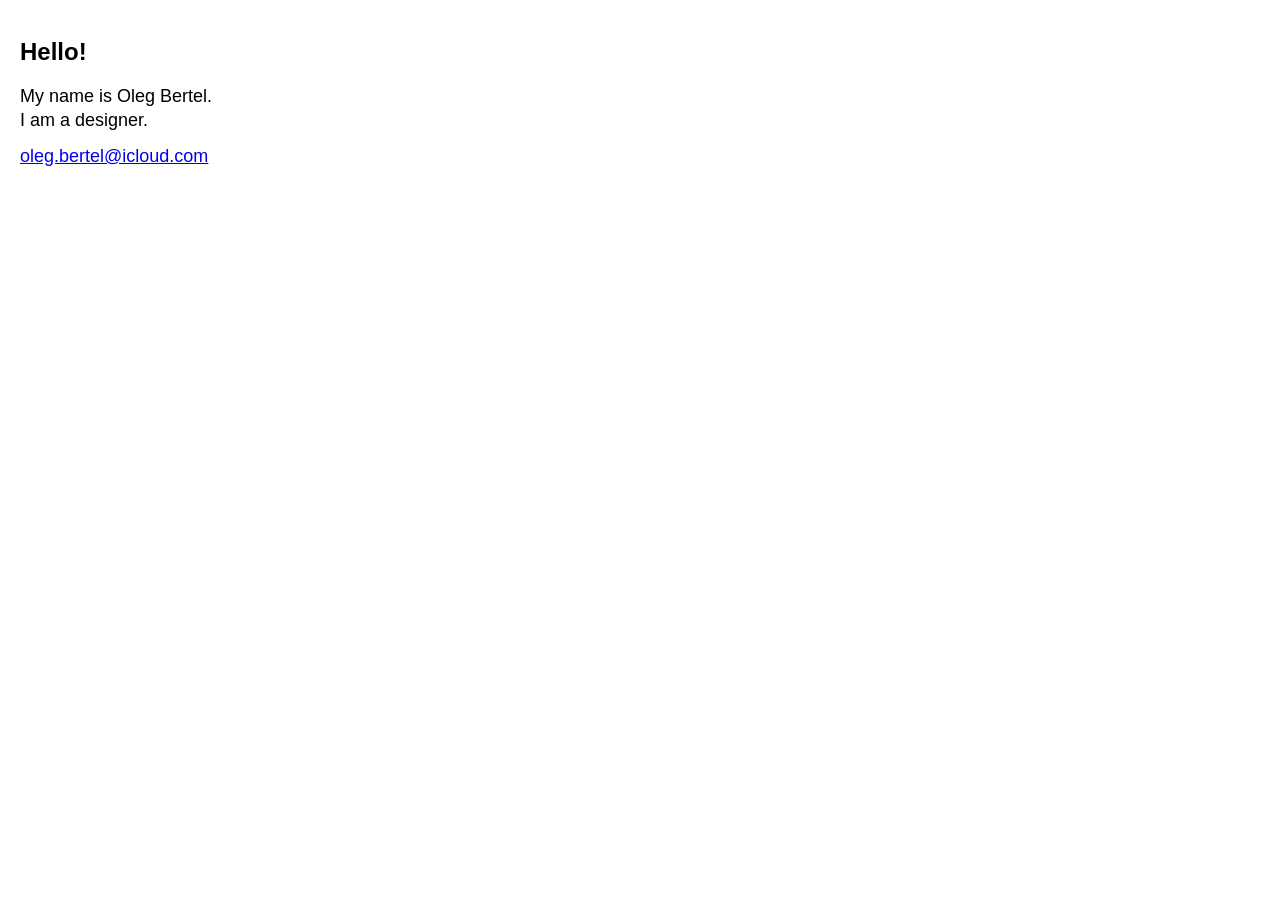
<file: index.html>
<!DOCTYPE html>
<html lang="en">
<head>
    <meta charset="UTF-8">
    <meta name="viewport" content="width=device-width, initial-scale=1.0">
    <title>Oleg Bertel</title>
    <link href="styles.css" type="text/css" rel="stylesheet">
</head>
<body>
    <div class="container">
        <h1>Hello!</h1>
        <p>
            My name is Oleg Bertel. <br/>
            I am a designer.
        </p>
        <p><a href="mailto:oleg.bertel@icloud.com">oleg.bertel@icloud.com</a></p>
    </div>
</body>
</html>
</file>
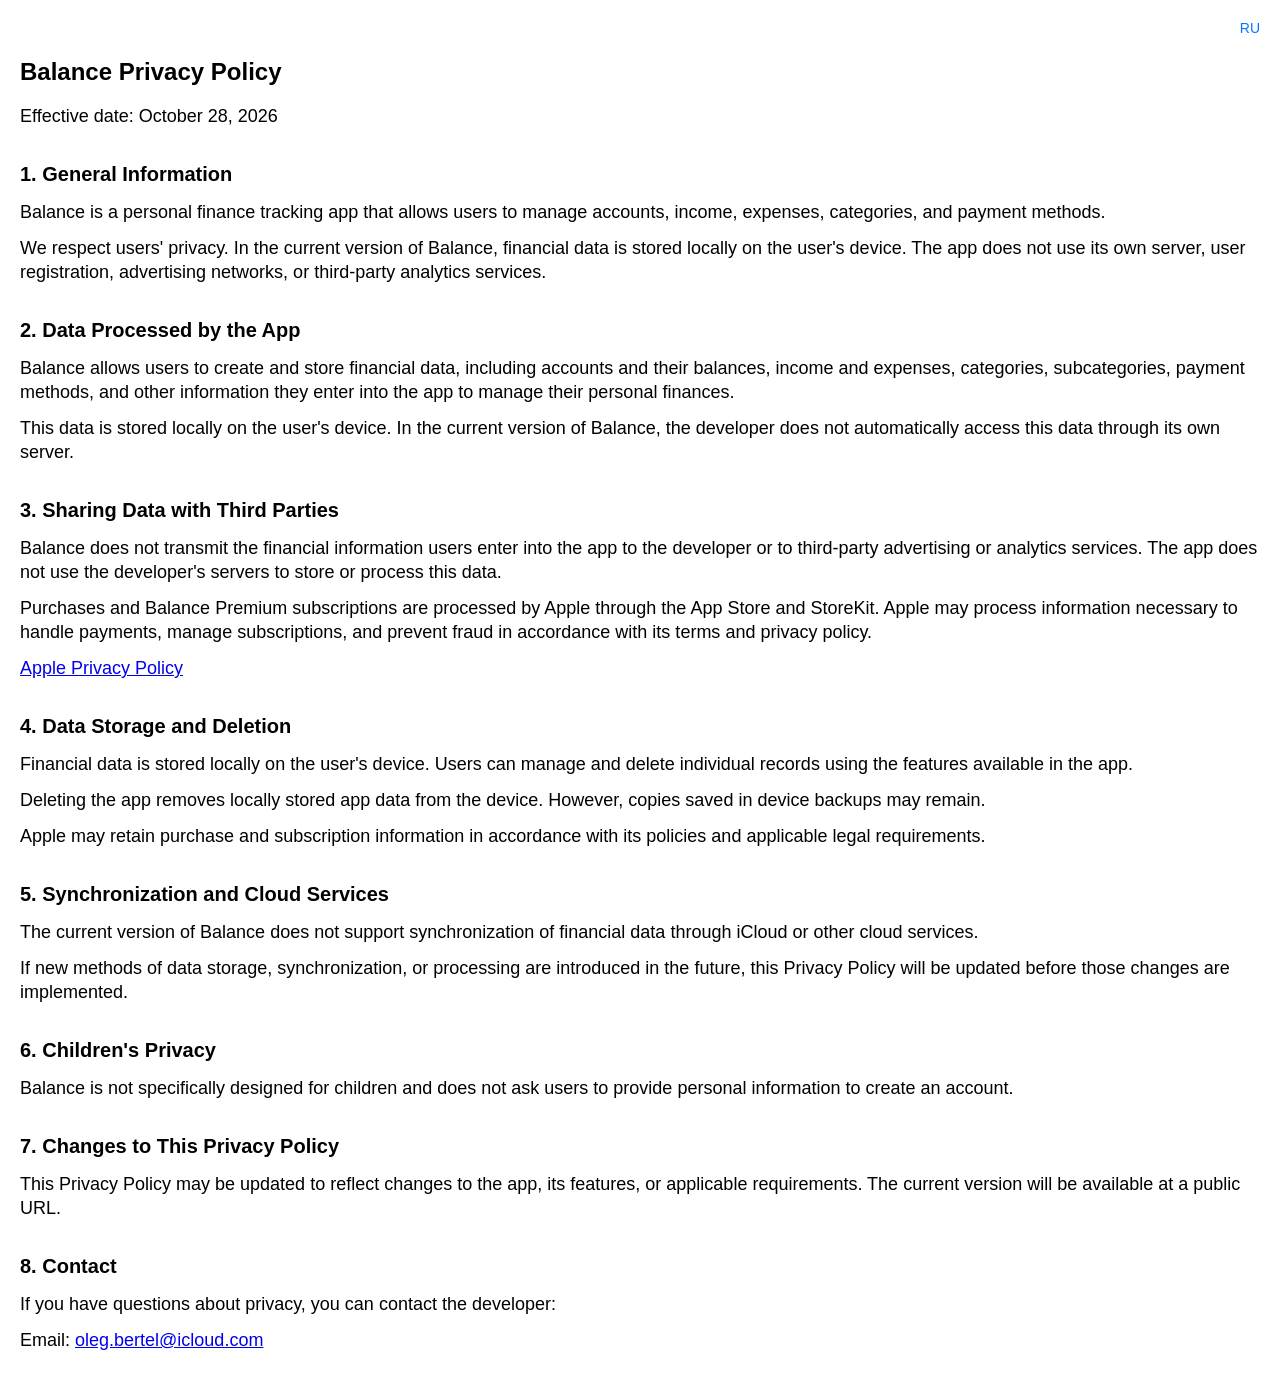
<file: privacy_en.html>
<!DOCTYPE html>
<html lang="en">
<head>
    <meta charset="UTF-8">
    <meta name="viewport" content="width=device-width, initial-scale=1.0">
    <title>Balance Privacy Policy</title>
    <link href="styles.css" type="text/css" rel="stylesheet">
</head>
<body>

<div class="container">
    <div class="language-switcher">
        <a href="privacy_ru.html">RU</a>
    </div>

    <h1>Balance Privacy Policy</h1>
    <p>Effective date: October 28, 2026</p>

    <h2>1. General Information</h2>
    <p>Balance is a personal finance tracking app that allows users to manage accounts, income, expenses, categories, and payment methods.</p>
    <p>We respect users' privacy. In the current version of Balance, financial data is stored locally on the user's device. The app does not use its own server, user registration, advertising networks, or third-party analytics services.</p>

    <h2>2. Data Processed by the App</h2>
    <p>Balance allows users to create and store financial data, including accounts and their balances, income and expenses, categories, subcategories, payment methods, and other information they enter into the app to manage their personal finances.</p>
    <p>This data is stored locally on the user's device. In the current version of Balance, the developer does not automatically access this data through its own server.</p>

    <h2>3. Sharing Data with Third Parties</h2>
    <p>Balance does not transmit the financial information users enter into the app to the developer or to third-party advertising or analytics services. The app does not use the developer's servers to store or process this data.</p>
    <p>Purchases and Balance Premium subscriptions are processed by Apple through the App Store and StoreKit. Apple may process information necessary to handle payments, manage subscriptions, and prevent fraud in accordance with its terms and privacy policy.</p>
    <p><a href="https://www.apple.com/legal/privacy/">Apple Privacy Policy</a></p>

    <h2>4. Data Storage and Deletion</h2>
    <p>Financial data is stored locally on the user's device. Users can manage and delete individual records using the features available in the app.</p>
    <p>Deleting the app removes locally stored app data from the device. However, copies saved in device backups may remain.</p>
    <p>Apple may retain purchase and subscription information in accordance with its policies and applicable legal requirements.</p>

    <h2>5. Synchronization and Cloud Services</h2>
    <p>The current version of Balance does not support synchronization of financial data through iCloud or other cloud services.</p>
    <p>If new methods of data storage, synchronization, or processing are introduced in the future, this Privacy Policy will be updated before those changes are implemented.</p>

    <h2>6. Children's Privacy</h2>
    <p>Balance is not specifically designed for children and does not ask users to provide personal information to create an account.</p>

    <h2>7. Changes to This Privacy Policy</h2>
    <p>This Privacy Policy may be updated to reflect changes to the app, its features, or applicable requirements. The current version will be available at a public URL.</p>

    <h2>8. Contact</h2>
    <p>If you have questions about privacy, you can contact the developer:</p>
    <p>Email: <a href="mailto:oleg.bertel@icloud.com">oleg.bertel@icloud.com</a></p>
</div>

</body>
</html>
</file>
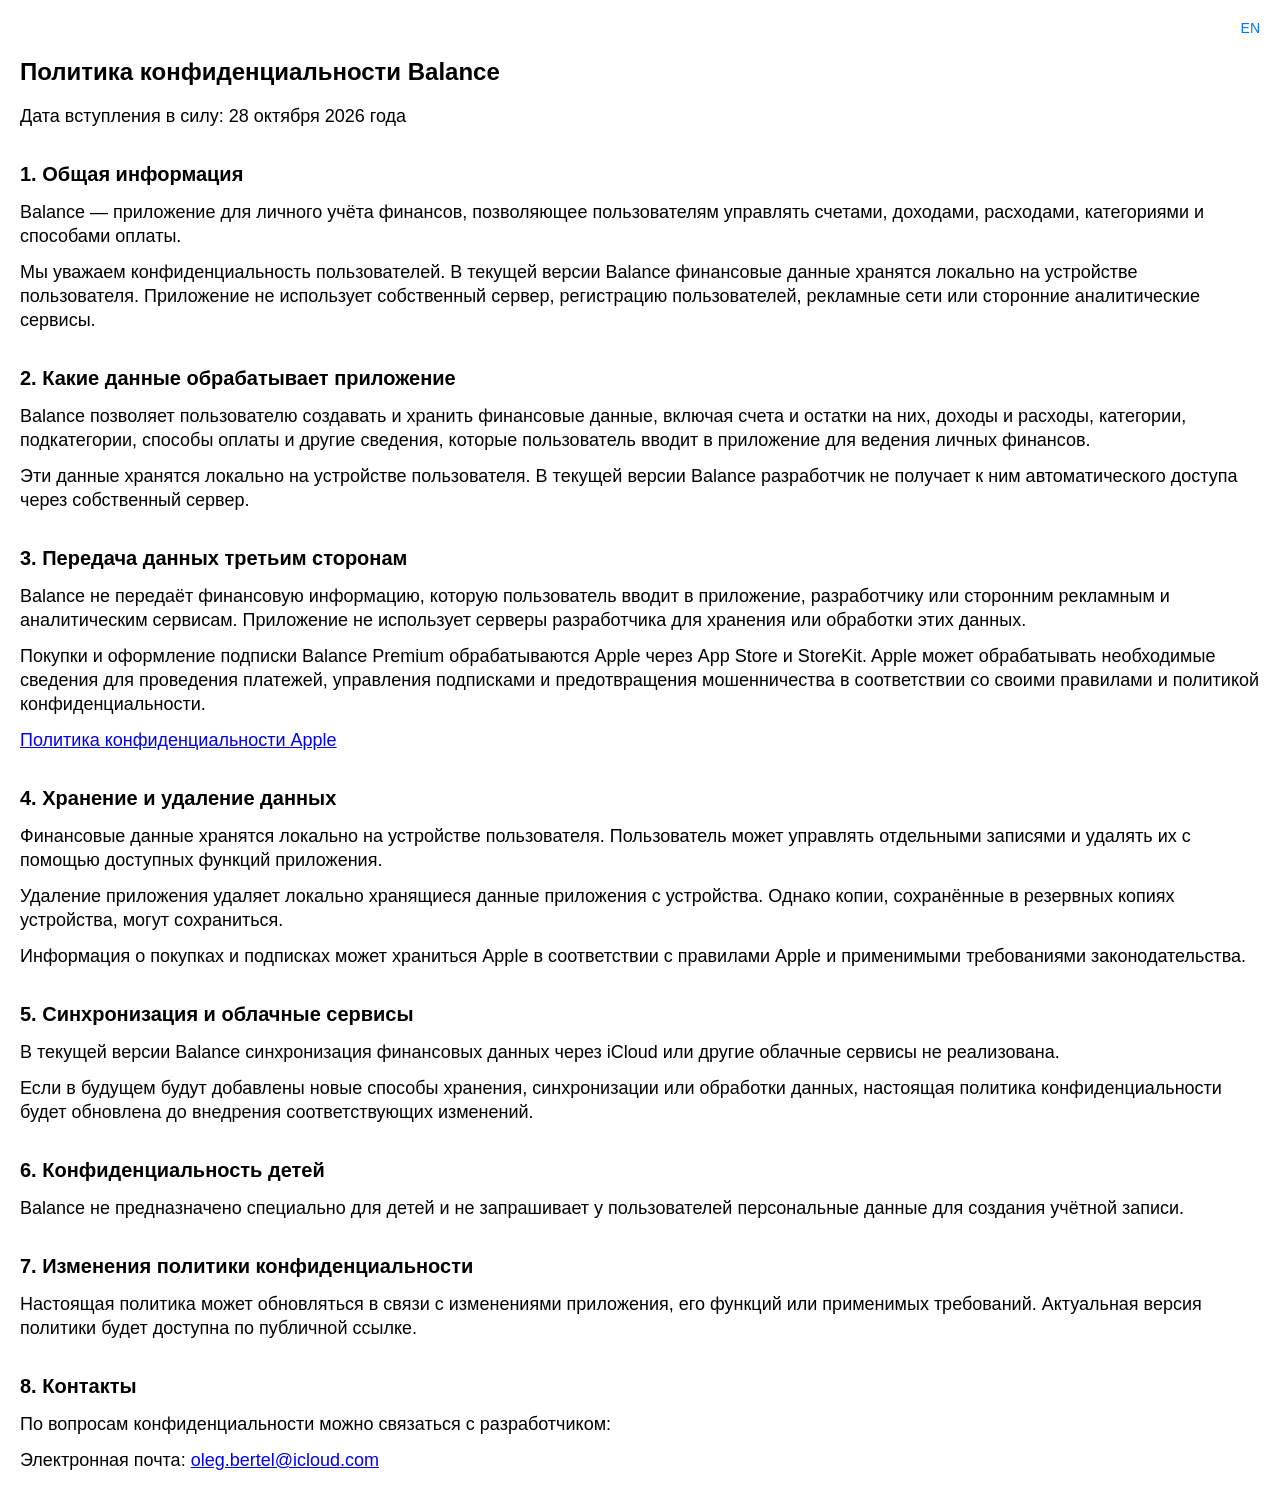
<file: privacy_ru.html>
<!DOCTYPE html>
<html lang="ru">
<head>
    <meta charset="UTF-8">
    <meta name="viewport" content="width=device-width, initial-scale=1.0">
    <title>Политика конфиденциальности Balance</title>
    <link href="styles.css" type="text/css" rel="stylesheet">
</head>
<body>

<div class="container">
    <div class="language-switcher">
        <a href="privacy_en.html">EN</a>
    </div>

	<h1>Политика конфиденциальности Balance</h1>
	<p>Дата вступления в силу: 28 октября 2026 года</p>

	<h2>1. Общая информация</h2>
	<p>Balance — приложение для личного учёта финансов, позволяющее пользователям управлять счетами, доходами, расходами, категориями и способами оплаты.</p>
	<p>Мы уважаем конфиденциальность пользователей. В текущей версии Balance финансовые данные хранятся локально на устройстве пользователя. Приложение не использует собственный сервер, регистрацию пользователей, рекламные сети или сторонние аналитические сервисы.</p>

	<h2>2. Какие данные обрабатывает приложение</h2>
	<p>Balance позволяет пользователю создавать и хранить финансовые данные, включая счета и остатки на них, доходы и расходы, категории, подкатегории, способы оплаты и другие сведения, которые пользователь вводит в приложение для ведения личных финансов.</p>
	<p>Эти данные хранятся локально на устройстве пользователя. В текущей версии Balance разработчик не получает к ним автоматического доступа через собственный сервер.</p>

	<h2>3. Передача данных третьим сторонам</h2>
	<p>Balance не передаёт финансовую информацию, которую пользователь вводит в приложение, разработчику или сторонним рекламным и аналитическим сервисам. Приложение не использует серверы разработчика для хранения или обработки этих данных.</p>
	<p>Покупки и оформление подписки Balance Premium обрабатываются Apple через App Store и StoreKit. Apple может обрабатывать необходимые сведения для проведения платежей, управления подписками и предотвращения мошенничества в соответствии со своими правилами и политикой конфиденциальности.</p>
	<p><a href="https://www.apple.com/legal/privacy/">Политика конфиденциальности Apple</a></p>

	<h2>4. Хранение и удаление данных</h2>
	<p>Финансовые данные хранятся локально на устройстве пользователя. Пользователь может управлять отдельными записями и удалять их с помощью доступных функций приложения.</p>
	<p>Удаление приложения удаляет локально хранящиеся данные приложения с устройства. Однако копии, сохранённые в резервных копиях устройства, могут сохраниться.</p>
	<p>Информация о покупках и подписках может храниться Apple в соответствии с правилами Apple и применимыми требованиями законодательства.</p>

	<h2>5. Синхронизация и облачные сервисы</h2>
	<p>В текущей версии Balance синхронизация финансовых данных через iCloud или другие облачные сервисы не реализована.</p>
	<p>Если в будущем будут добавлены новые способы хранения, синхронизации или обработки данных, настоящая политика конфиденциальности будет обновлена до внедрения соответствующих изменений.</p>

	<h2>6. Конфиденциальность детей</h2>
	<p>Balance не предназначено специально для детей и не запрашивает у пользователей персональные данные для создания учётной записи.</p>

	<h2>7. Изменения политики конфиденциальности</h2>
	<p>Настоящая политика может обновляться в связи с изменениями приложения, его функций или применимых требований. Актуальная версия политики будет доступна по публичной ссылке.</p>

	<h2>8. Контакты</h2>
	<p>По вопросам конфиденциальности можно связаться с разработчиком:</p>
	<p>Электронная почта: <a href="mailto:oleg.bertel@icloud.com">oleg.bertel@icloud.com</a></p>
</div>

</body>
</html>
</file>
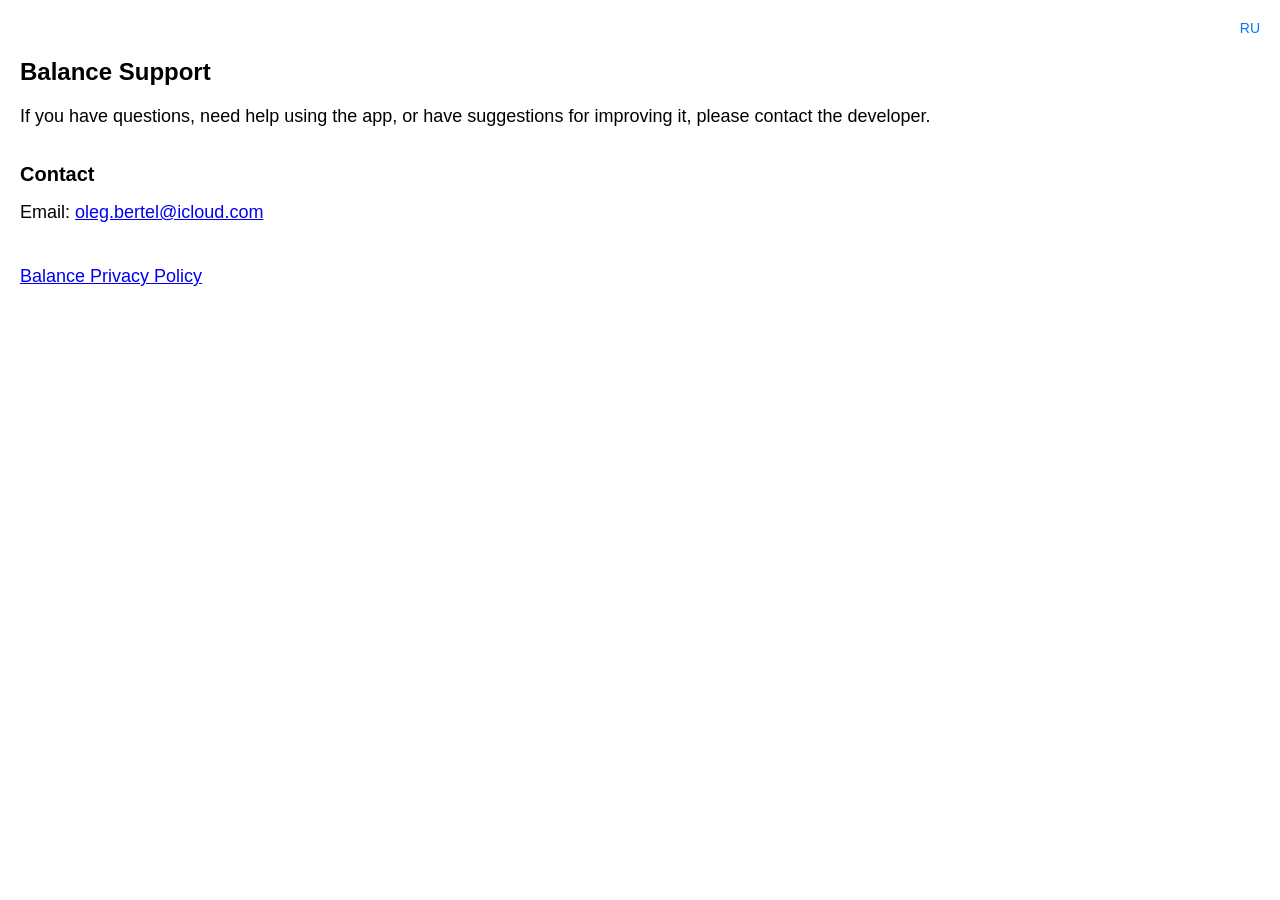
<file: support_en.html>
<!DOCTYPE html>
<html lang="en">
<head>
    <meta charset="UTF-8">
    <meta name="viewport" content="width=device-width, initial-scale=1.0">
    <title>Balance Support</title>
    <link href="styles.css" type="text/css" rel="stylesheet">
</head>
<body>

    <div class="container">
        <div class="language-switcher">
            <a href="support_ru.html">RU</a>
        </div>

        <h1>Balance Support</h1>

        <p>
            If you have questions, need help using the app,
        or have suggestions for improving it, please contact the developer.
        </p>

        <h2>Contact</h2>
        <p style="margin-bottom: 40px;">
            Email:
            <a href="mailto:oleg.bertel@icloud.com">
                oleg.bertel@icloud.com
            </a>
        </p>

        <p>
            <a href="privacy_en.html">Balance Privacy Policy</a>
        </p>
    </div>

</body>
</html>
</file>
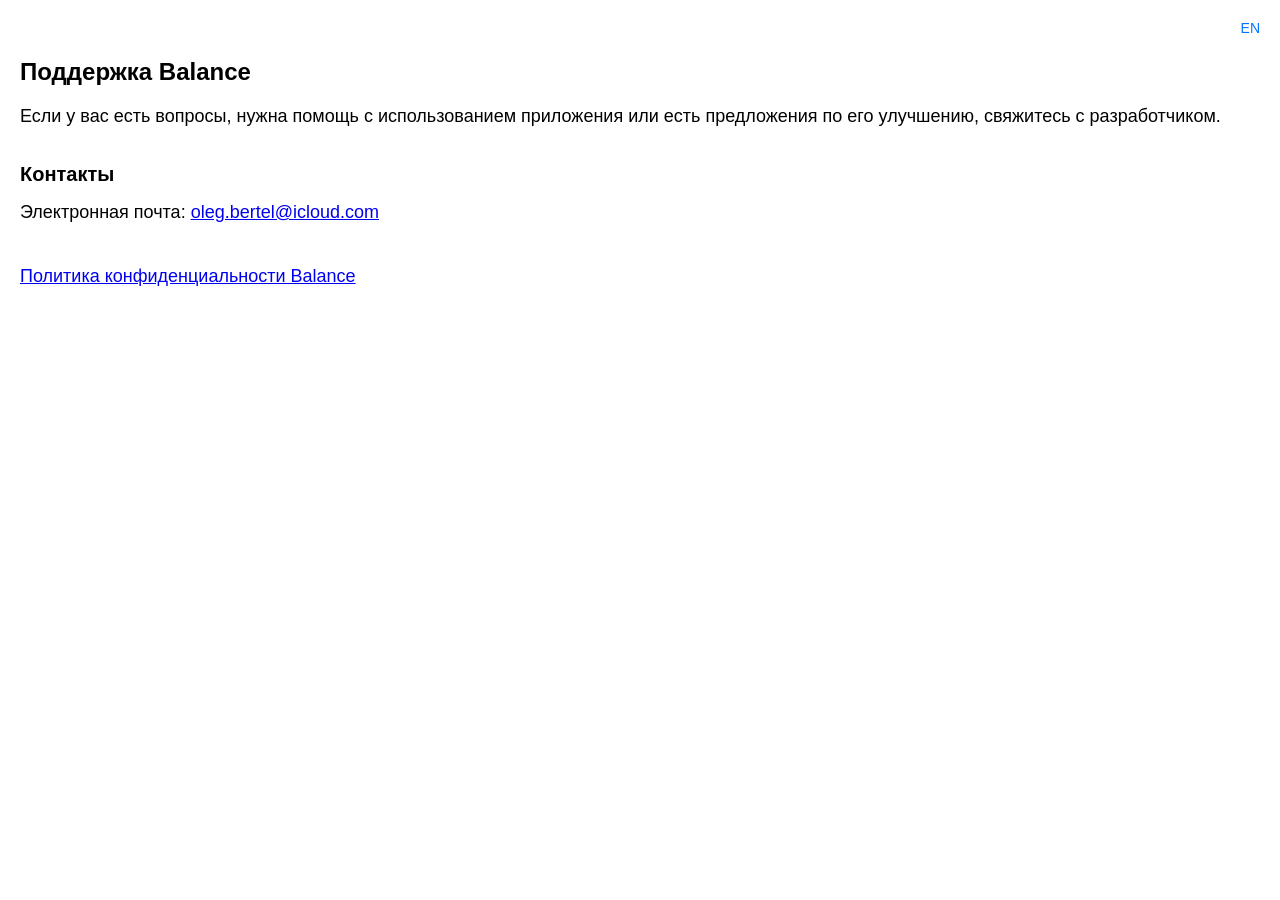
<file: support_ru.html>
<!DOCTYPE html>
<html lang="ru">
<head>
    <meta charset="UTF-8">
    <meta name="viewport" content="width=device-width, initial-scale=1.0">
    <title>Поддержка Balance</title>
    <link href="styles.css" type="text/css" rel="stylesheet">
</head>
<body>

<div class="container">
    <div class="language-switcher">
        <a href="support_en.html">EN</a>
    </div>

    <h1>Поддержка Balance</h1>

    <p>
        Если у вас есть вопросы, нужна помощь
        с использованием приложения или есть предложения по его улучшению,
        свяжитесь с разработчиком.
    </p>

    <h2>Контакты</h2>
    <p style="margin-bottom: 40px;">
        Электронная почта:
        <a href="mailto:oleg.bertel@icloud.com">
            oleg.bertel@icloud.com
        </a>
    </p>

    <p>
        <a href="privacy_ru.html">
            Политика конфиденциальности Balance
        </a>
    </p>
</div>

</body>
</html>
</file>
<file: styles.css>
body {
    font-family: -apple-system, BlinkMacSystemFont, "Segoe UI", Roboto, Helvetica, Arial, sans-serif;
    color: #000;
    margin: 0 auto;
    padding: 20px;
    background-color: #fff;
}
.container {}
h1 {line-height: 32px; font-size: 24px}
h2 {margin-top: 32px; margin-bottom: 12px; line-height: 28px; font-size: 20px}
p {margin-top: 0px; margin-bottom: 12px; line-height: 24px; font-size: 18px;}
.language-switcher { text-align: right; margin-bottom: 20px; font-size: 14px;}
.language-switcher a {margin-left: 16px; color: #0076ff; text-decoration: none;}
</file>
